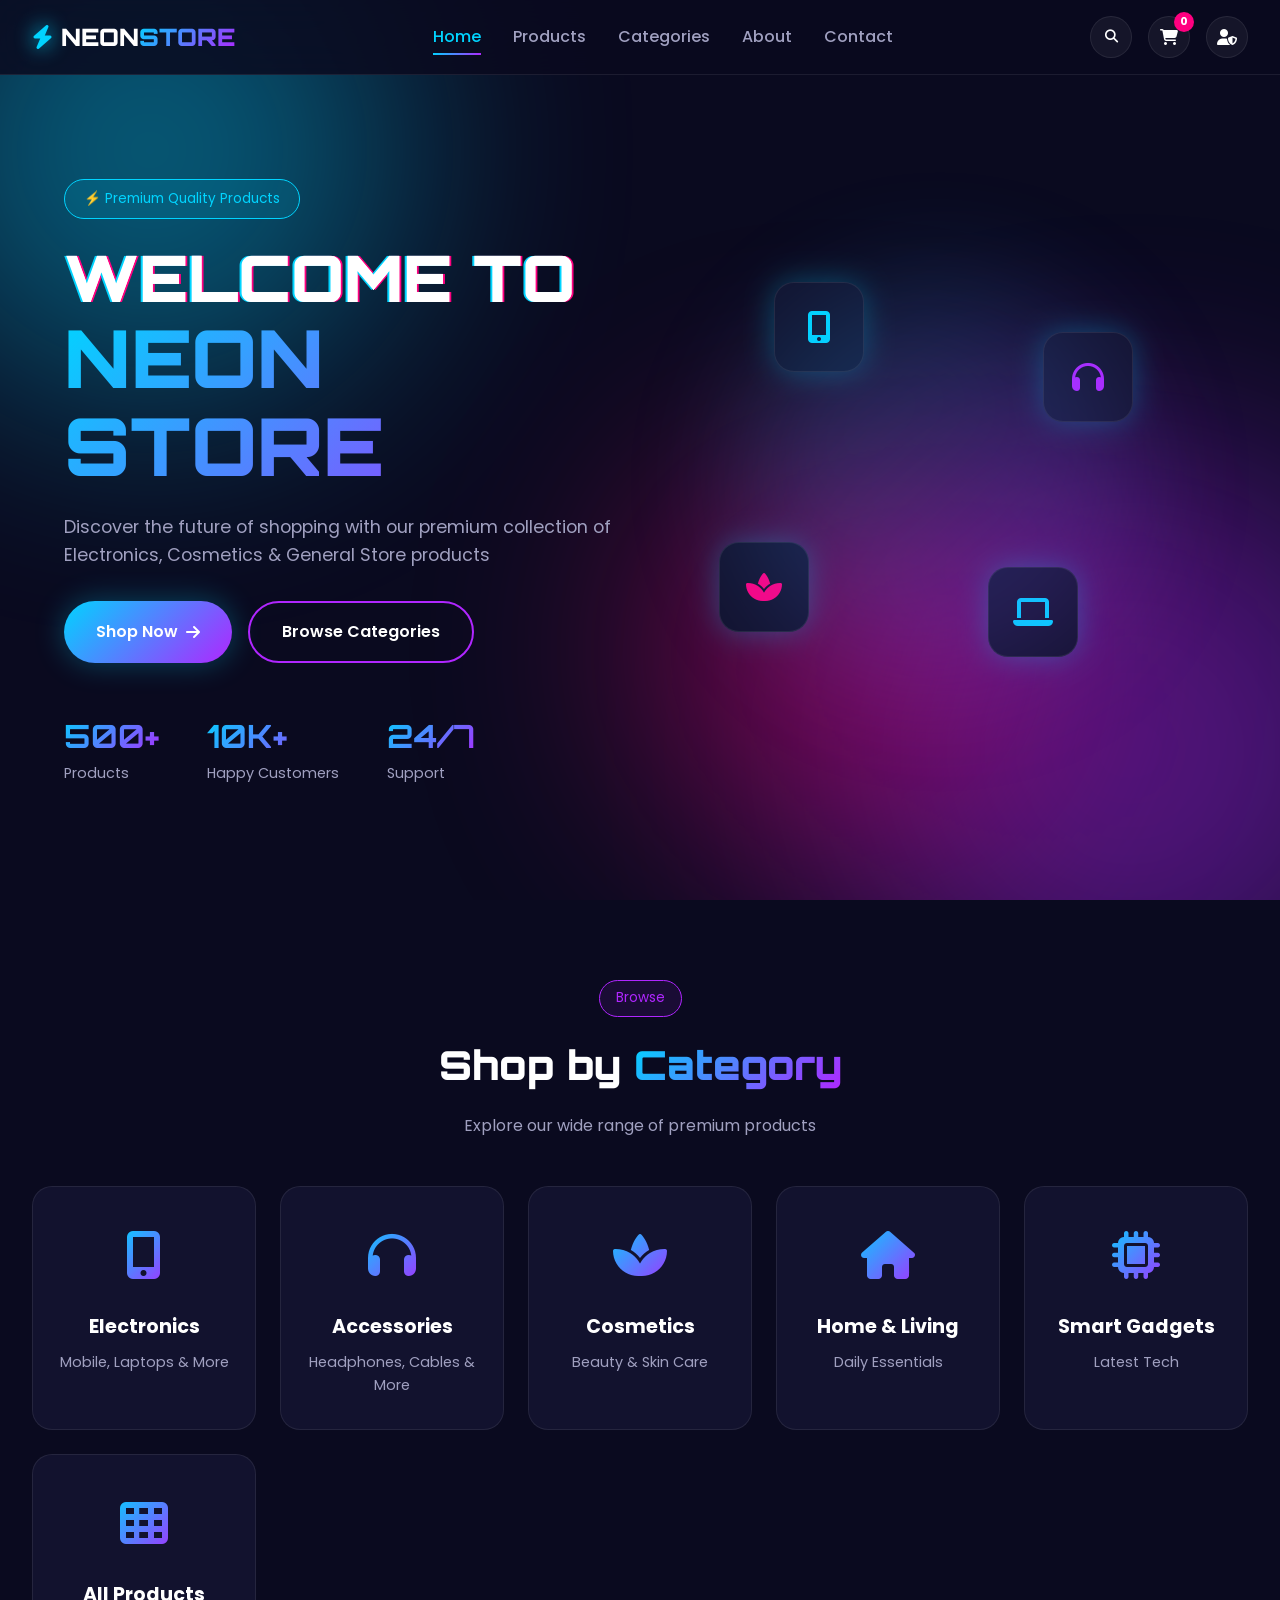
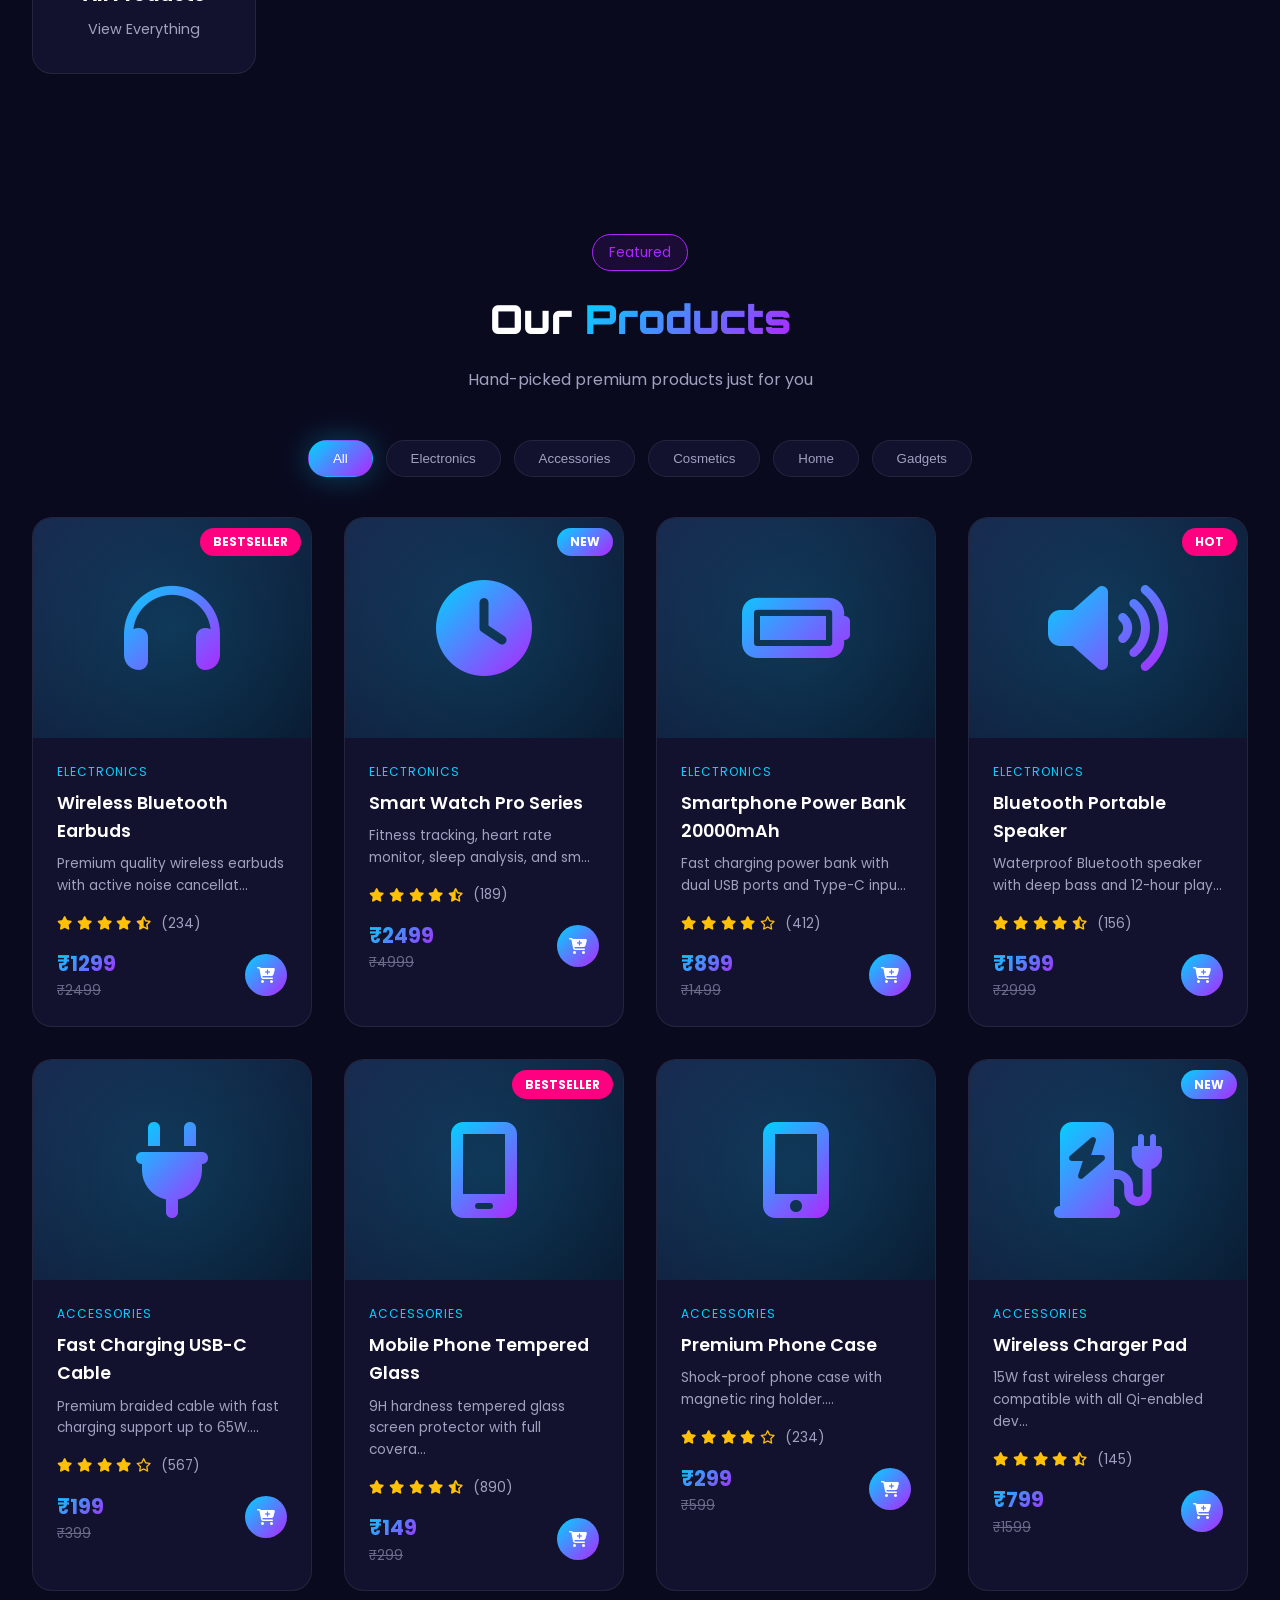
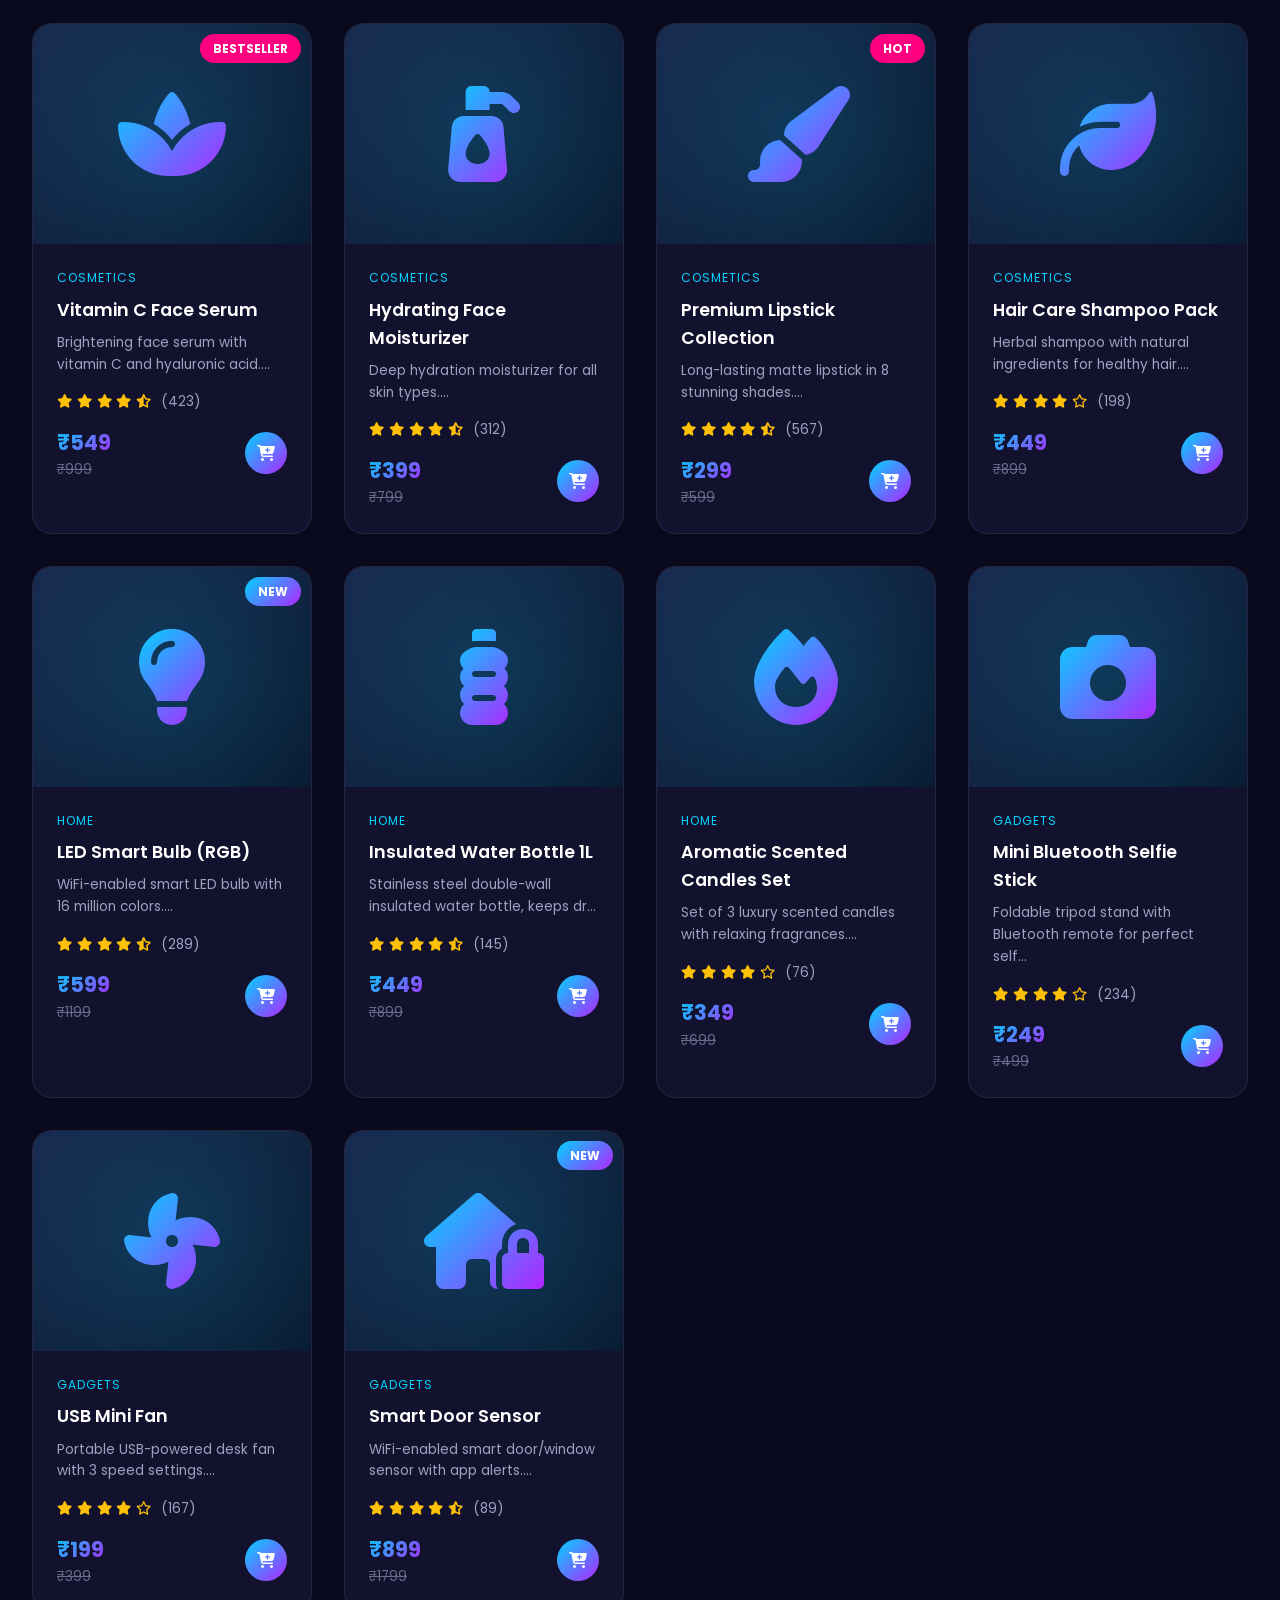
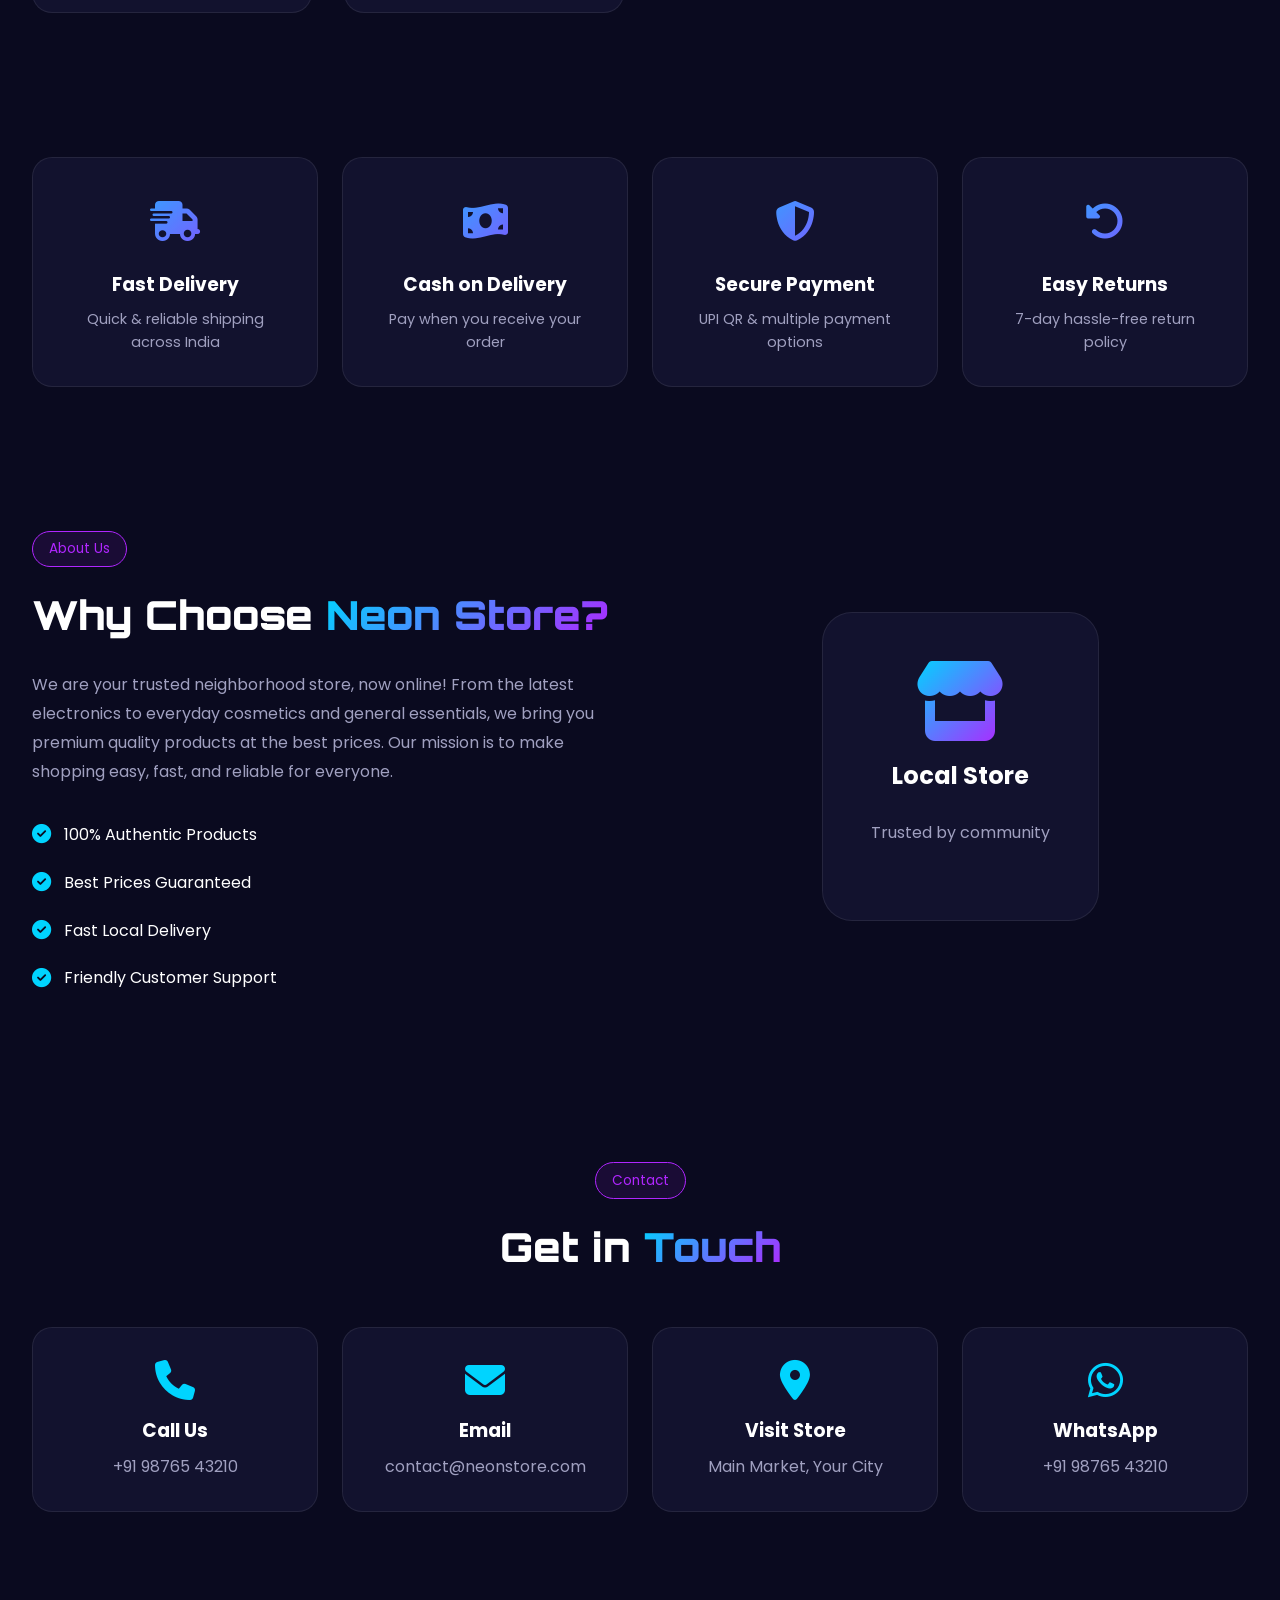
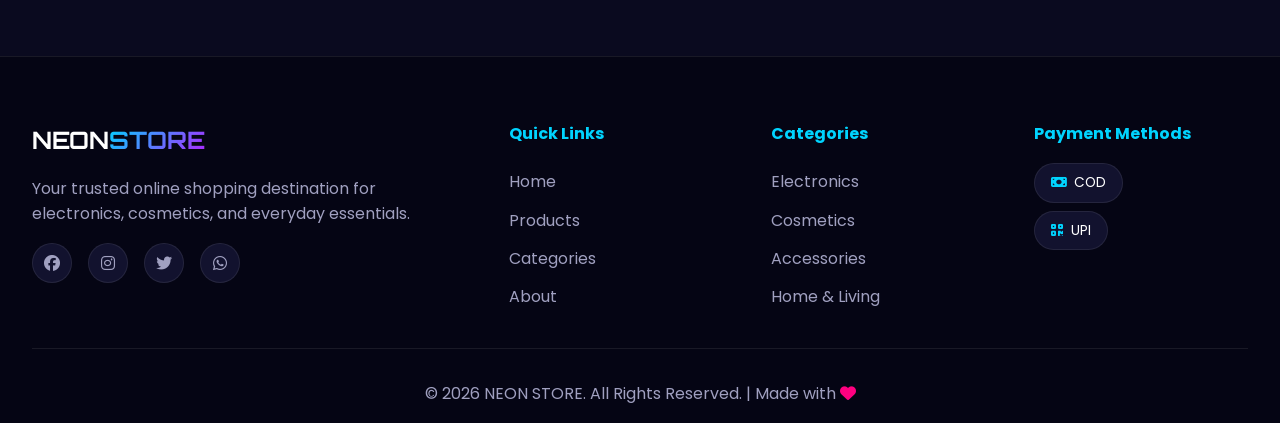
<file: index.html>
<!DOCTYPE html>
<html lang="en">
<head>
<meta charset="UTF-8">
<meta name="viewport" content="width=device-width, initial-scale=1.0">
<title>NEON STORE - Premium Online Shopping</title>
<link rel="stylesheet" href="css/style.css">
<link href="https://fonts.googleapis.com/css2?family=Orbitron:wght@400;700;900&family=Poppins:wght@300;400;500;600;700&display=swap" rel="stylesheet">
<link rel="stylesheet" href="https://cdnjs.cloudflare.com/ajax/libs/font-awesome/6.4.0/css/all.min.css">
</head>
<body>

<!-- Animated Background -->
<div class="bg-animation">
  <div class="orb orb1"></div>
  <div class="orb orb2"></div>
  <div class="orb orb3"></div>
</div>

<!-- Navigation -->
<nav class="navbar">
  <div class="nav-container">
    <a href="index.html" class="logo">
      <i class="fas fa-bolt"></i>
      <span>NEON<span class="logo-accent">STORE</span></span>
    </a>
    <div class="nav-menu" id="navMenu">
      <a href="#home" class="nav-link active">Home</a>
      <a href="#products" class="nav-link">Products</a>
      <a href="#categories" class="nav-link">Categories</a>
      <a href="#about" class="nav-link">About</a>
      <a href="#contact" class="nav-link">Contact</a>
    </div>
    <div class="nav-actions">
      <button class="search-btn" onclick="toggleSearch()"><i class="fas fa-search"></i></button>
      <a href="cart.html" class="cart-btn">
        <i class="fas fa-shopping-cart"></i>
        <span class="cart-count" id="cartCount">0</span>
      </a>
      <a href="admin/login.html" class="admin-btn"><i class="fas fa-user-shield"></i></a>
      <button class="menu-toggle" onclick="toggleMenu()"><i class="fas fa-bars"></i></button>
    </div>
  </div>
  <div class="search-bar" id="searchBar">
    <input type="text" placeholder="Search products..." id="searchInput" oninput="searchProducts()">
    <i class="fas fa-search"></i>
  </div>
</nav>

<!-- Hero Section -->
<section class="hero" id="home">
  <div class="hero-content">
    <div class="hero-badge">⚡ Premium Quality Products</div>
    <h1 class="hero-title">
      <span class="glitch" data-text="WELCOME TO">WELCOME TO</span>
      <span class="hero-brand">NEON STORE</span>
    </h1>
    <p class="hero-subtitle">Discover the future of shopping with our premium collection of Electronics, Cosmetics & General Store products</p>
    <div class="hero-buttons">
      <a href="#products" class="btn btn-primary">
        <span>Shop Now</span>
        <i class="fas fa-arrow-right"></i>
      </a>
      <a href="#categories" class="btn btn-secondary">
        <span>Browse Categories</span>
      </a>
    </div>
    <div class="hero-stats">
      <div class="stat"><h3>500+</h3><p>Products</p></div>
      <div class="stat"><h3>10K+</h3><p>Happy Customers</p></div>
      <div class="stat"><h3>24/7</h3><p>Support</p></div>
    </div>
  </div>
  <div class="hero-visual">
    <div class="floating-card card1"><i class="fas fa-mobile-alt"></i></div>
    <div class="floating-card card2"><i class="fas fa-headphones"></i></div>
    <div class="floating-card card3"><i class="fas fa-spa"></i></div>
    <div class="floating-card card4"><i class="fas fa-laptop"></i></div>
    <div class="hero-circle"></div>
  </div>
</section>

<!-- Categories Section -->
<section class="categories" id="categories">
  <div class="section-header">
    <span class="section-tag">Browse</span>
    <h2 class="section-title">Shop by <span class="gradient-text">Category</span></h2>
    <p class="section-subtitle">Explore our wide range of premium products</p>
  </div>
  <div class="category-grid">
    <div class="category-card" onclick="filterByCategory('electronics')">
      <div class="category-icon"><i class="fas fa-mobile-alt"></i></div>
      <h3>Electronics</h3>
      <p>Mobile, Laptops & More</p>
    </div>
    <div class="category-card" onclick="filterByCategory('accessories')">
      <div class="category-icon"><i class="fas fa-headphones"></i></div>
      <h3>Accessories</h3>
      <p>Headphones, Cables & More</p>
    </div>
    <div class="category-card" onclick="filterByCategory('cosmetics')">
      <div class="category-icon"><i class="fas fa-spa"></i></div>
      <h3>Cosmetics</h3>
      <p>Beauty & Skin Care</p>
    </div>
    <div class="category-card" onclick="filterByCategory('home')">
      <div class="category-icon"><i class="fas fa-home"></i></div>
      <h3>Home & Living</h3>
      <p>Daily Essentials</p>
    </div>
    <div class="category-card" onclick="filterByCategory('gadgets')">
      <div class="category-icon"><i class="fas fa-microchip"></i></div>
      <h3>Smart Gadgets</h3>
      <p>Latest Tech</p>
    </div>
    <div class="category-card" onclick="filterByCategory('all')">
      <div class="category-icon"><i class="fas fa-th"></i></div>
      <h3>All Products</h3>
      <p>View Everything</p>
    </div>
  </div>
</section>

<!-- Products Section -->
<section class="products" id="products">
  <div class="section-header">
    <span class="section-tag">Featured</span>
    <h2 class="section-title">Our <span class="gradient-text">Products</span></h2>
    <p class="section-subtitle">Hand-picked premium products just for you</p>
  </div>
  
  <div class="filter-tabs">
    <button class="filter-tab active" data-filter="all" onclick="filterProducts('all', this)">All</button>
    <button class="filter-tab" data-filter="electronics" onclick="filterProducts('electronics', this)">Electronics</button>
    <button class="filter-tab" data-filter="accessories" onclick="filterProducts('accessories', this)">Accessories</button>
    <button class="filter-tab" data-filter="cosmetics" onclick="filterProducts('cosmetics', this)">Cosmetics</button>
    <button class="filter-tab" data-filter="home" onclick="filterProducts('home', this)">Home</button>
    <button class="filter-tab" data-filter="gadgets" onclick="filterProducts('gadgets', this)">Gadgets</button>
  </div>
  
  <div class="product-grid" id="productGrid">
    <!-- Products will be loaded here by JavaScript -->
  </div>
</section>

<!-- Features Section -->
<section class="features">
  <div class="feature-card">
    <div class="feature-icon"><i class="fas fa-truck-fast"></i></div>
    <h3>Fast Delivery</h3>
    <p>Quick & reliable shipping across India</p>
  </div>
  <div class="feature-card">
    <div class="feature-icon"><i class="fas fa-money-bill-wave"></i></div>
    <h3>Cash on Delivery</h3>
    <p>Pay when you receive your order</p>
  </div>
  <div class="feature-card">
    <div class="feature-icon"><i class="fas fa-shield-halved"></i></div>
    <h3>Secure Payment</h3>
    <p>UPI QR & multiple payment options</p>
  </div>
  <div class="feature-card">
    <div class="feature-icon"><i class="fas fa-rotate-left"></i></div>
    <h3>Easy Returns</h3>
    <p>7-day hassle-free return policy</p>
  </div>
</section>

<!-- About Section -->
<section class="about" id="about">
  <div class="about-content">
    <span class="section-tag">About Us</span>
    <h2 class="section-title">Why Choose <span class="gradient-text">Neon Store?</span></h2>
    <p>We are your trusted neighborhood store, now online! From the latest electronics to everyday cosmetics and general essentials, we bring you premium quality products at the best prices. Our mission is to make shopping easy, fast, and reliable for everyone.</p>
    <ul class="about-list">
      <li><i class="fas fa-check-circle"></i> 100% Authentic Products</li>
      <li><i class="fas fa-check-circle"></i> Best Prices Guaranteed</li>
      <li><i class="fas fa-check-circle"></i> Fast Local Delivery</li>
      <li><i class="fas fa-check-circle"></i> Friendly Customer Support</li>
    </ul>
  </div>
  <div class="about-visual">
    <div class="about-card">
      <i class="fas fa-store"></i>
      <h3>Local Store</h3>
      <p>Trusted by community</p>
    </div>
  </div>
</section>

<!-- Contact Section -->
<section class="contact" id="contact">
  <div class="section-header">
    <span class="section-tag">Contact</span>
    <h2 class="section-title">Get in <span class="gradient-text">Touch</span></h2>
  </div>
  <div class="contact-grid">
    <div class="contact-card">
      <i class="fas fa-phone"></i>
      <h3>Call Us</h3>
      <p>+91 98765 43210</p>
    </div>
    <div class="contact-card">
      <i class="fas fa-envelope"></i>
      <h3>Email</h3>
      <p>contact@neonstore.com</p>
    </div>
    <div class="contact-card">
      <i class="fas fa-map-marker-alt"></i>
      <h3>Visit Store</h3>
      <p>Main Market, Your City</p>
    </div>
    <div class="contact-card">
      <i class="fab fa-whatsapp"></i>
      <h3>WhatsApp</h3>
      <p>+91 98765 43210</p>
    </div>
  </div>
</section>

<!-- Footer -->
<footer class="footer">
  <div class="footer-content">
    <div class="footer-section">
      <h3 class="footer-logo">NEON<span class="logo-accent">STORE</span></h3>
      <p>Your trusted online shopping destination for electronics, cosmetics, and everyday essentials.</p>
      <div class="social-links">
        <a href="#"><i class="fab fa-facebook"></i></a>
        <a href="#"><i class="fab fa-instagram"></i></a>
        <a href="#"><i class="fab fa-twitter"></i></a>
        <a href="#"><i class="fab fa-whatsapp"></i></a>
      </div>
    </div>
    <div class="footer-section">
      <h4>Quick Links</h4>
      <ul>
        <li><a href="#home">Home</a></li>
        <li><a href="#products">Products</a></li>
        <li><a href="#categories">Categories</a></li>
        <li><a href="#about">About</a></li>
      </ul>
    </div>
    <div class="footer-section">
      <h4>Categories</h4>
      <ul>
        <li><a href="#">Electronics</a></li>
        <li><a href="#">Cosmetics</a></li>
        <li><a href="#">Accessories</a></li>
        <li><a href="#">Home & Living</a></li>
      </ul>
    </div>
    <div class="footer-section">
      <h4>Payment Methods</h4>
      <div class="payment-icons">
        <span class="pay-badge"><i class="fas fa-money-bill"></i> COD</span>
        <span class="pay-badge"><i class="fas fa-qrcode"></i> UPI</span>
      </div>
    </div>
  </div>
  <div class="footer-bottom">
    <p>&copy; 2026 NEON STORE. All Rights Reserved. | Made with <i class="fas fa-heart" style="color:#ff0080"></i></p>
  </div>
</footer>

<!-- Product Quick View Modal -->
<div class="modal" id="productModal">
  <div class="modal-content">
    <span class="modal-close" onclick="closeModal()">&times;</span>
    <div id="modalBody"></div>
  </div>
</div>

<!-- Toast Notification -->
<div class="toast" id="toast"></div>

<script src="js/products.js"></script>
<script src="js/main.js"></script>
</body>
</html>
</file>
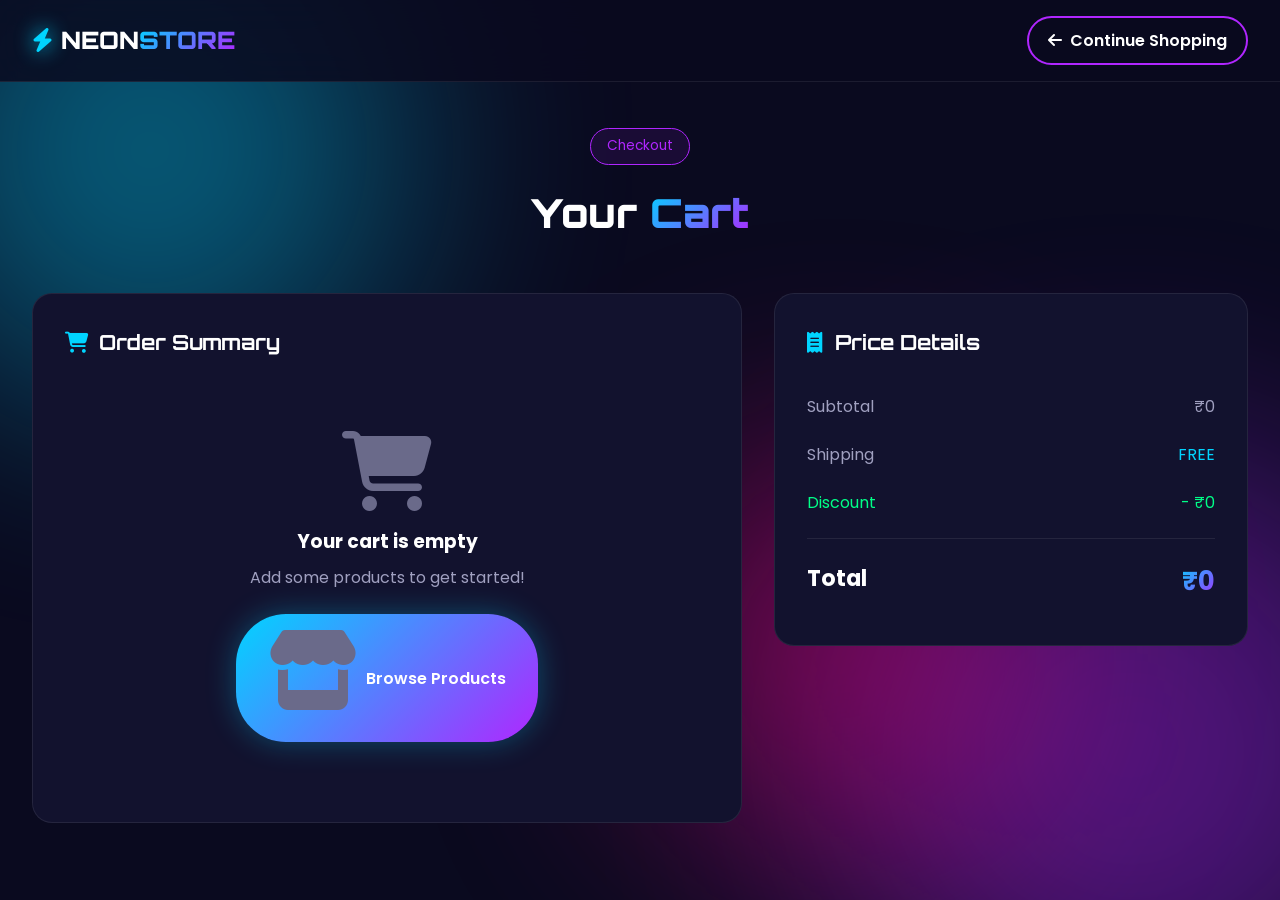
<file: cart.html>
<!DOCTYPE html>
<html lang="en">
<head>
<meta charset="UTF-8">
<meta name="viewport" content="width=device-width, initial-scale=1.0">
<title>Checkout - NEON STORE</title>
<link rel="stylesheet" href="css/style.css">
<link rel="stylesheet" href="css/cart.css">
<link href="https://fonts.googleapis.com/css2?family=Orbitron:wght@400;700;900&family=Poppins:wght@300;400;500;600;700&display=swap" rel="stylesheet">
<link rel="stylesheet" href="https://cdnjs.cloudflare.com/ajax/libs/font-awesome/6.4.0/css/all.min.css">
</head>
<body>

<div class="bg-animation">
  <div class="orb orb1"></div>
  <div class="orb orb2"></div>
  <div class="orb orb3"></div>
</div>

<!-- Navigation -->
<nav class="navbar">
  <div class="nav-container">
    <a href="index.html" class="logo">
      <i class="fas fa-bolt"></i>
      <span>NEON<span class="logo-accent">STORE</span></span>
    </a>
    <a href="index.html" class="btn btn-secondary" style="padding:0.6rem 1.2rem;">
      <i class="fas fa-arrow-left"></i> Continue Shopping
    </a>
  </div>
</nav>

<section class="checkout-section">
  <div class="section-header">
    <span class="section-tag">Checkout</span>
    <h2 class="section-title">Your <span class="gradient-text">Cart</span></h2>
  </div>

  <div class="checkout-container">
    <!-- Cart Items -->
    <div class="cart-items-section">
      <h3 class="section-subtitle-h">
        <i class="fas fa-shopping-cart"></i> Order Summary
      </h3>
      <div id="cartItems"></div>
      
      <!-- Customer Details -->
      <div class="customer-form" id="customerForm" style="display:none;">
        <h3 class="section-subtitle-h">
          <i class="fas fa-user"></i> Delivery Details
        </h3>
        <div class="form-grid">
          <div class="form-group">
            <label>Full Name *</label>
            <input type="text" id="custName" placeholder="Enter your name" required>
          </div>
          <div class="form-group">
            <label>Phone Number *</label>
            <input type="tel" id="custPhone" placeholder="10-digit mobile number" required maxlength="10">
          </div>
          <div class="form-group">
            <label>Email (Optional)</label>
            <input type="email" id="custEmail" placeholder="your@email.com">
          </div>
          <div class="form-group">
            <label>Pincode *</label>
            <input type="text" id="custPincode" placeholder="6-digit pincode" maxlength="6">
          </div>
          <div class="form-group full-width">
            <label>Full Address *</label>
            <textarea id="custAddress" placeholder="House no., Street, City, State" rows="3" required></textarea>
          </div>
        </div>
      </div>
    </div>

    <!-- Order Summary & Payment -->
    <div class="order-summary">
      <h3 class="section-subtitle-h">
        <i class="fas fa-receipt"></i> Price Details
      </h3>
      <div class="summary-row">
        <span>Subtotal</span>
        <span id="subtotal">₹0</span>
      </div>
      <div class="summary-row">
        <span>Shipping</span>
        <span id="shipping" style="color:var(--neon-blue);">FREE</span>
      </div>
      <div class="summary-row discount">
        <span>Discount</span>
        <span id="discount">- ₹0</span>
      </div>
      <div class="summary-divider"></div>
      <div class="summary-row total">
        <span>Total</span>
        <span id="total" class="gradient-text">₹0</span>
      </div>

      <!-- Payment Methods -->
      <div class="payment-section" id="paymentSection" style="display:none;">
        <h3 class="section-subtitle-h" style="margin-top:1.5rem;">
          <i class="fas fa-credit-card"></i> Payment Method
        </h3>
        <div class="payment-options">
          <label class="payment-option active">
            <input type="radio" name="payment" value="cod" checked onchange="switchPayment('cod')">
            <div class="payment-card">
              <i class="fas fa-money-bill-wave"></i>
              <div>
                <h4>Cash on Delivery</h4>
                <p>Pay when you receive your order</p>
              </div>
              <i class="fas fa-check-circle check-icon"></i>
            </div>
          </label>
          <label class="payment-option">
            <input type="radio" name="payment" value="upi" onchange="switchPayment('upi')">
            <div class="payment-card">
              <i class="fas fa-qrcode"></i>
              <div>
                <h4>UPI Payment</h4>
                <p>Scan QR code & pay instantly</p>
              </div>
              <i class="fas fa-check-circle check-icon"></i>
            </div>
          </label>
        </div>

        <!-- UPI QR Code Section -->
        <div class="upi-section" id="upiSection" style="display:none;">
          <div class="qr-container">
            <h4>Scan & Pay via UPI</h4>
            <div class="qr-code" id="qrCodeBox">
              <!-- QR will be generated -->
            </div>
            <p class="upi-info"><strong>UPI ID:</strong> <span id="upiId">neonstore@paytm</span></p>
            <p class="upi-info"><strong>Amount:</strong> <span id="upiAmount">₹0</span></p>
            <p class="upi-note">Open any UPI app (PhonePe, GPay, Paytm) → Scan QR → Pay</p>
            <button class="btn btn-secondary" style="margin-top:1rem;" onclick="copyUPI()">
              <i class="fas fa-copy"></i> Copy UPI ID
            </button>
          </div>
        </div>
      </div>

      <button class="btn btn-primary place-order-btn" id="placeOrderBtn" onclick="placeOrder()" style="display:none;">
        <i class="fas fa-check-circle"></i> <span>Place Order</span>
      </button>
    </div>
  </div>
</section>

<!-- Success Modal -->
<div class="modal" id="successModal">
  <div class="modal-content success-modal">
    <div class="success-icon">
      <i class="fas fa-check-circle"></i>
    </div>
    <h2>Order Placed Successfully! 🎉</h2>
    <p>Your order ID is: <span id="orderId" class="gradient-text"></span></p>
    <p>We'll contact you on your phone number shortly to confirm the order.</p>
    <div style="margin-top:2rem;">
      <a href="index.html" class="btn btn-primary">
        <i class="fas fa-home"></i> Continue Shopping
      </a>
    </div>
  </div>
</div>

<div class="toast" id="toast"></div>

<script src="js/products.js"></script>
<script src="js/cart.js"></script>
</body>
</html>
</file>
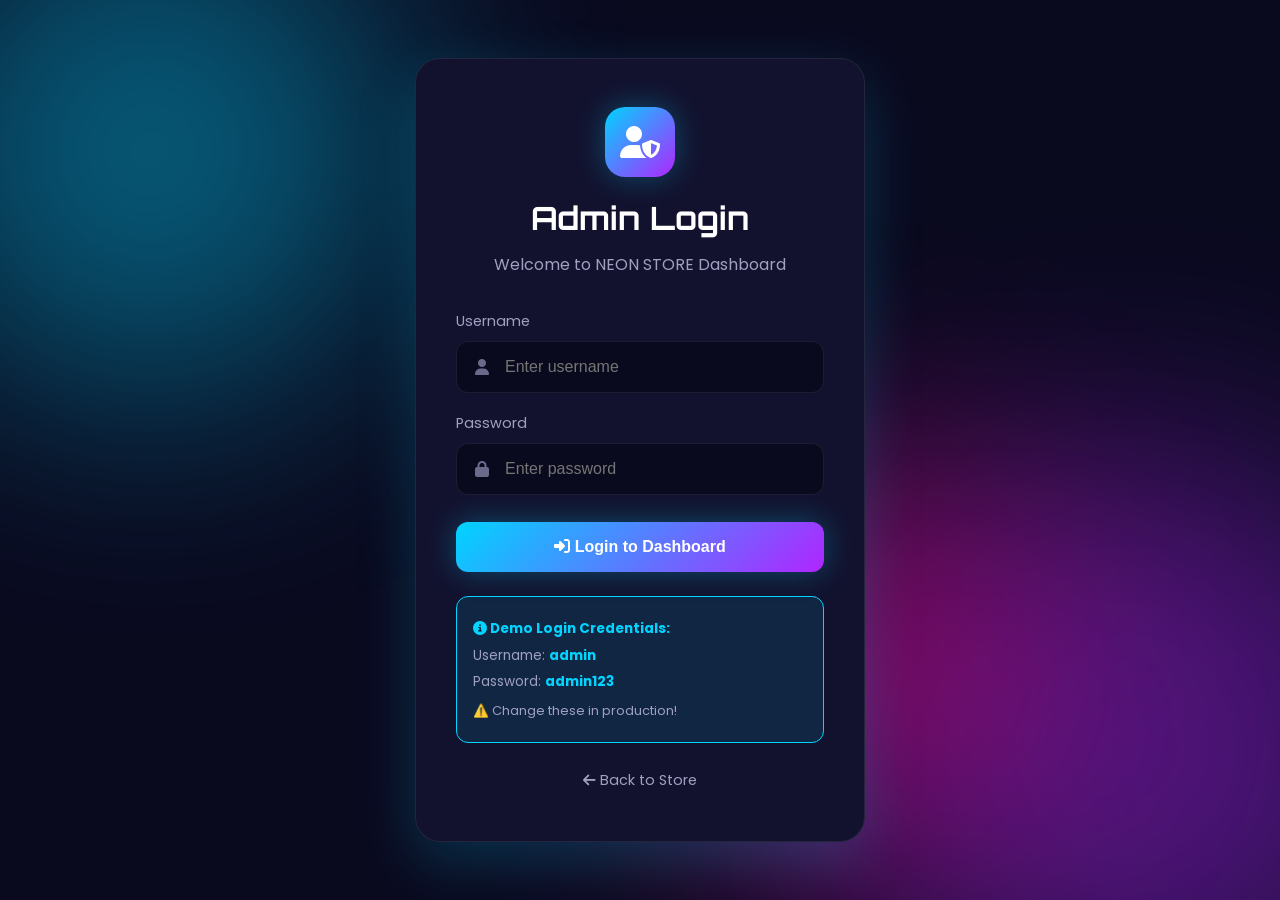
<file: admin/login.html>
<!DOCTYPE html>
<html lang="en">
<head>
<meta charset="UTF-8">
<meta name="viewport" content="width=device-width, initial-scale=1.0">
<title>Admin Login - NEON STORE</title>
<link rel="stylesheet" href="../css/style.css">
<link href="https://fonts.googleapis.com/css2?family=Orbitron:wght@400;700;900&family=Poppins:wght@300;400;500;600;700&display=swap" rel="stylesheet">
<link rel="stylesheet" href="https://cdnjs.cloudflare.com/ajax/libs/font-awesome/6.4.0/css/all.min.css">
<style>
body {
  min-height: 100vh;
  display: flex;
  align-items: center;
  justify-content: center;
  padding: 2rem;
}
.login-container {
  max-width: 450px;
  width: 100%;
  background: var(--bg-card);
  border: 1px solid var(--border);
  border-radius: 25px;
  padding: 3rem 2.5rem;
  position: relative;
  z-index: 10;
  box-shadow: 0 20px 60px rgba(0, 212, 255, 0.2);
}
.login-header {
  text-align: center;
  margin-bottom: 2rem;
}
.login-header .logo-icon {
  width: 70px; height: 70px;
  background: var(--gradient);
  border-radius: 20px;
  display: inline-flex;
  align-items: center;
  justify-content: center;
  font-size: 2rem;
  color: white;
  box-shadow: var(--shadow-neon);
  margin-bottom: 1rem;
}
.login-header h1 {
  font-family: 'Orbitron', sans-serif;
  margin-bottom: 0.5rem;
}
.login-header p { color: var(--text-gray); }

.login-form .form-group {
  margin-bottom: 1.2rem;
}
.login-form label {
  display: block;
  margin-bottom: 0.5rem;
  color: var(--text-gray);
  font-size: 0.9rem;
}
.input-group {
  position: relative;
}
.input-group i {
  position: absolute;
  left: 1.2rem;
  top: 50%;
  transform: translateY(-50%);
  color: var(--text-dim);
}
.login-form input {
  width: 100%;
  padding: 1rem 1rem 1rem 3rem;
  background: var(--bg-dark);
  border: 1px solid var(--border);
  border-radius: 12px;
  color: var(--text-light);
  font-size: 1rem;
  outline: none;
  transition: all 0.3s;
}
.login-form input:focus {
  border-color: var(--neon-blue);
  box-shadow: 0 0 15px rgba(0, 212, 255, 0.2);
}
.login-btn {
  width: 100%;
  padding: 1rem;
  background: var(--gradient);
  border: none;
  border-radius: 12px;
  color: white;
  font-size: 1rem;
  font-weight: 600;
  cursor: pointer;
  margin-top: 0.5rem;
  transition: all 0.3s;
  box-shadow: var(--shadow-neon);
}
.login-btn:hover {
  transform: translateY(-2px);
  box-shadow: 0 10px 40px rgba(0, 212, 255, 0.5);
}
.credentials-info {
  background: rgba(0, 212, 255, 0.1);
  border: 1px solid var(--neon-blue);
  border-radius: 12px;
  padding: 1rem;
  margin-top: 1.5rem;
  font-size: 0.85rem;
}
.credentials-info p { margin: 0.3rem 0; color: var(--text-gray); }
.credentials-info strong { color: var(--neon-blue); }
.error-msg {
  background: rgba(255, 0, 128, 0.1);
  border: 1px solid var(--neon-pink);
  color: var(--neon-pink);
  padding: 0.8rem;
  border-radius: 10px;
  margin-bottom: 1rem;
  display: none;
}
.error-msg.show { display: block; animation: shake 0.4s; }
@keyframes shake {
  0%, 100% { transform: translateX(0); }
  25% { transform: translateX(-10px); }
  75% { transform: translateX(10px); }
}
.back-link {
  text-align: center;
  margin-top: 1.5rem;
}
.back-link a {
  color: var(--text-gray);
  text-decoration: none;
  font-size: 0.9rem;
}
.back-link a:hover { color: var(--neon-blue); }
</style>
</head>
<body>

<div class="bg-animation">
  <div class="orb orb1"></div>
  <div class="orb orb2"></div>
  <div class="orb orb3"></div>
</div>

<div class="login-container">
  <div class="login-header">
    <div class="logo-icon">
      <i class="fas fa-user-shield"></i>
    </div>
    <h1>Admin Login</h1>
    <p>Welcome to NEON STORE Dashboard</p>
  </div>
  
  <div class="error-msg" id="errorMsg">
    <i class="fas fa-exclamation-circle"></i> Invalid credentials. Please try again.
  </div>
  
  <form class="login-form" onsubmit="handleLogin(event)">
    <div class="form-group">
      <label>Username</label>
      <div class="input-group">
        <i class="fas fa-user"></i>
        <input type="text" id="username" placeholder="Enter username" required>
      </div>
    </div>
    <div class="form-group">
      <label>Password</label>
      <div class="input-group">
        <i class="fas fa-lock"></i>
        <input type="password" id="password" placeholder="Enter password" required>
      </div>
    </div>
    <button type="submit" class="login-btn">
      <i class="fas fa-sign-in-alt"></i> Login to Dashboard
    </button>
  </form>
  
  <div class="credentials-info">
    <p><strong><i class="fas fa-info-circle"></i> Demo Login Credentials:</strong></p>
    <p>Username: <strong>admin</strong></p>
    <p>Password: <strong>admin123</strong></p>
    <p style="margin-top:0.5rem;font-size:0.8rem;">⚠️ Change these in production!</p>
  </div>
  
  <div class="back-link">
    <a href="../index.html"><i class="fas fa-arrow-left"></i> Back to Store</a>
  </div>
</div>

<script>
// Default admin credentials
const ADMIN_CREDS = JSON.parse(localStorage.getItem('neonstore_admin') || '{"username":"admin","password":"admin123"}');
if (!localStorage.getItem('neonstore_admin')) {
  localStorage.setItem('neonstore_admin', JSON.stringify(ADMIN_CREDS));
}

function handleLogin(e) {
  e.preventDefault();
  const username = document.getElementById('username').value;
  const password = document.getElementById('password').value;
  
  if (username === ADMIN_CREDS.username && password === ADMIN_CREDS.password) {
    localStorage.setItem('neonstore_admin_logged', 'true');
    window.location.href = 'dashboard.html';
  } else {
    document.getElementById('errorMsg').classList.add('show');
    setTimeout(() => document.getElementById('errorMsg').classList.remove('show'), 3000);
  }
}

// Auto redirect if already logged in
if (localStorage.getItem('neonstore_admin_logged') === 'true') {
  window.location.href = 'dashboard.html';
}
</script>
</body>
</html>
</file>
<file: css/style.css>
/* ========== RESET & VARIABLES ========== */
* { margin: 0; padding: 0; box-sizing: border-box; }

:root {
  --bg-dark: #0a0a1f;
  --bg-darker: #050514;
  --bg-card: #12122e;
  --bg-card-hover: #1a1a3e;
  --neon-blue: #00d4ff;
  --neon-purple: #b026ff;
  --neon-pink: #ff0080;
  --text-light: #ffffff;
  --text-gray: #a0a0c0;
  --text-dim: #6a6a8a;
  --border: rgba(255, 255, 255, 0.08);
  --gradient: linear-gradient(135deg, #00d4ff 0%, #b026ff 100%);
  --gradient-2: linear-gradient(135deg, #b026ff 0%, #ff0080 100%);
  --shadow-neon: 0 0 30px rgba(0, 212, 255, 0.3);
  --shadow-purple: 0 0 30px rgba(176, 38, 255, 0.4);
}

html { scroll-behavior: smooth; }

body {
  font-family: 'Poppins', sans-serif;
  background: var(--bg-dark);
  color: var(--text-light);
  overflow-x: hidden;
  line-height: 1.6;
}

/* ========== ANIMATED BACKGROUND ========== */
.bg-animation {
  position: fixed;
  top: 0; left: 0; width: 100%; height: 100%;
  z-index: -1; overflow: hidden;
}
.orb {
  position: absolute;
  border-radius: 50%;
  filter: blur(120px);
  opacity: 0.4;
  animation: floatOrb 20s infinite ease-in-out;
}
.orb1 { width: 500px; height: 500px; background: var(--neon-blue); top: -100px; left: -100px; }
.orb2 { width: 600px; height: 600px; background: var(--neon-purple); bottom: -150px; right: -150px; animation-delay: -7s; }
.orb3 { width: 400px; height: 400px; background: var(--neon-pink); top: 50%; left: 50%; animation-delay: -14s; }

@keyframes floatOrb {
  0%, 100% { transform: translate(0, 0) scale(1); }
  33% { transform: translate(100px, -100px) scale(1.1); }
  66% { transform: translate(-100px, 100px) scale(0.9); }
}

/* ========== NAVIGATION ========== */
.navbar {
  position: fixed;
  top: 0; left: 0; width: 100%;
  background: rgba(10, 10, 31, 0.85);
  backdrop-filter: blur(20px);
  -webkit-backdrop-filter: blur(20px);
  z-index: 1000;
  border-bottom: 1px solid var(--border);
  transition: all 0.3s;
}
.nav-container {
  max-width: 1400px;
  margin: 0 auto;
  padding: 1rem 2rem;
  display: flex;
  align-items: center;
  justify-content: space-between;
}
.logo {
  font-family: 'Orbitron', sans-serif;
  font-size: 1.5rem;
  font-weight: 900;
  color: var(--text-light);
  text-decoration: none;
  display: flex;
  align-items: center;
  gap: 0.5rem;
}
.logo i {
  color: var(--neon-blue);
  text-shadow: 0 0 20px var(--neon-blue);
  animation: pulse 2s infinite;
}
.logo-accent {
  background: var(--gradient);
  -webkit-background-clip: text;
  background-clip: text;
  -webkit-text-fill-color: transparent;
}

@keyframes pulse {
  0%, 100% { opacity: 1; transform: scale(1); }
  50% { opacity: 0.7; transform: scale(1.1); }
}

.nav-menu {
  display: flex;
  gap: 2rem;
}
.nav-link {
  color: var(--text-gray);
  text-decoration: none;
  font-weight: 500;
  position: relative;
  transition: color 0.3s;
}
.nav-link:hover, .nav-link.active { color: var(--neon-blue); }
.nav-link::after {
  content: '';
  position: absolute;
  bottom: -5px; left: 0;
  width: 0; height: 2px;
  background: var(--gradient);
  transition: width 0.3s;
}
.nav-link:hover::after, .nav-link.active::after { width: 100%; }

.nav-actions {
  display: flex;
  gap: 1rem;
  align-items: center;
}
.search-btn, .cart-btn, .admin-btn, .menu-toggle {
  background: rgba(255, 255, 255, 0.05);
  border: 1px solid var(--border);
  color: var(--text-light);
  width: 42px; height: 42px;
  border-radius: 50%;
  display: flex;
  align-items: center;
  justify-content: center;
  cursor: pointer;
  text-decoration: none;
  position: relative;
  transition: all 0.3s;
}
.search-btn:hover, .cart-btn:hover, .admin-btn:hover {
  background: var(--gradient);
  border-color: transparent;
  box-shadow: var(--shadow-neon);
  transform: translateY(-2px);
}
.cart-count {
  position: absolute;
  top: -5px; right: -5px;
  background: var(--neon-pink);
  color: white;
  font-size: 0.7rem;
  width: 20px; height: 20px;
  border-radius: 50%;
  display: flex;
  align-items: center;
  justify-content: center;
  font-weight: 700;
}
.menu-toggle { display: none; }

.search-bar {
  max-width: 1400px;
  margin: 0 auto;
  padding: 0 2rem;
  max-height: 0;
  overflow: hidden;
  transition: all 0.3s;
  position: relative;
}
.search-bar.active {
  max-height: 80px;
  padding: 1rem 2rem;
}
.search-bar input {
  width: 100%;
  padding: 1rem 1.5rem;
  background: var(--bg-card);
  border: 1px solid var(--border);
  border-radius: 50px;
  color: var(--text-light);
  font-size: 1rem;
  outline: none;
}
.search-bar input:focus {
  border-color: var(--neon-blue);
  box-shadow: var(--shadow-neon);
}
.search-bar i {
  position: absolute;
  right: 3.5rem;
  top: 50%;
  transform: translateY(-50%);
  color: var(--text-gray);
}

/* ========== HERO ========== */
.hero {
  min-height: 100vh;
  display: flex;
  align-items: center;
  justify-content: space-between;
  padding: 8rem 4rem 4rem;
  position: relative;
  gap: 3rem;
}
.hero-content { flex: 1; max-width: 600px; }
.hero-badge {
  display: inline-block;
  padding: 0.5rem 1.2rem;
  background: rgba(0, 212, 255, 0.1);
  border: 1px solid var(--neon-blue);
  border-radius: 50px;
  font-size: 0.85rem;
  color: var(--neon-blue);
  margin-bottom: 1.5rem;
  animation: fadeInUp 0.8s ease-out;
}
.hero-title {
  font-family: 'Orbitron', sans-serif;
  font-size: 4rem;
  font-weight: 900;
  line-height: 1.1;
  margin-bottom: 1.5rem;
  animation: fadeInUp 1s ease-out;
}
.hero-title span { display: block; }
.hero-brand {
  background: var(--gradient);
  -webkit-background-clip: text;
  background-clip: text;
  -webkit-text-fill-color: transparent;
  font-size: 5rem;
}

.glitch { position: relative; }
.glitch::before, .glitch::after {
  content: attr(data-text);
  position: absolute;
  top: 0; left: 0;
  width: 100%;
}
.glitch::before {
  text-shadow: 2px 0 var(--neon-pink);
  animation: glitch 3s infinite;
}
.glitch::after {
  text-shadow: -2px 0 var(--neon-blue);
  animation: glitch 3s infinite reverse;
}
@keyframes glitch {
  0%, 90%, 100% { transform: translate(0); }
  92% { transform: translate(2px, -2px); }
  94% { transform: translate(-2px, 2px); }
  96% { transform: translate(0); }
}

.hero-subtitle {
  color: var(--text-gray);
  font-size: 1.1rem;
  margin-bottom: 2rem;
  animation: fadeInUp 1.2s ease-out;
}

.hero-buttons {
  display: flex;
  gap: 1rem;
  margin-bottom: 3rem;
  animation: fadeInUp 1.4s ease-out;
}

.btn {
  padding: 1rem 2rem;
  border-radius: 50px;
  font-weight: 600;
  text-decoration: none;
  display: inline-flex;
  align-items: center;
  gap: 0.5rem;
  border: none;
  cursor: pointer;
  font-size: 1rem;
  transition: all 0.3s;
  position: relative;
  overflow: hidden;
}
.btn-primary {
  background: var(--gradient);
  color: white;
  box-shadow: var(--shadow-neon);
}
.btn-primary:hover {
  transform: translateY(-3px);
  box-shadow: 0 10px 40px rgba(0, 212, 255, 0.5);
}
.btn-secondary {
  background: transparent;
  border: 2px solid var(--neon-purple);
  color: var(--text-light);
}
.btn-secondary:hover {
  background: var(--neon-purple);
  box-shadow: var(--shadow-purple);
}

.hero-stats {
  display: flex;
  gap: 3rem;
  animation: fadeInUp 1.6s ease-out;
}
.stat h3 {
  font-family: 'Orbitron', sans-serif;
  font-size: 2rem;
  background: var(--gradient);
  -webkit-background-clip: text;
  background-clip: text;
  -webkit-text-fill-color: transparent;
}
.stat p { color: var(--text-gray); font-size: 0.9rem; }

.hero-visual {
  flex: 1;
  position: relative;
  height: 500px;
  display: flex;
  align-items: center;
  justify-content: center;
}
.hero-circle {
  width: 400px; height: 400px;
  border-radius: 50%;
  background: var(--gradient);
  opacity: 0.2;
  filter: blur(60px);
  animation: pulse 4s infinite;
}
.floating-card {
  position: absolute;
  width: 90px; height: 90px;
  background: var(--bg-card);
  border: 1px solid var(--border);
  border-radius: 20px;
  display: flex;
  align-items: center;
  justify-content: center;
  font-size: 2rem;
  color: var(--neon-blue);
  box-shadow: var(--shadow-neon);
  animation: floatCard 4s infinite ease-in-out;
}
.card1 { top: 10%; left: 20%; animation-delay: 0s; }
.card2 { top: 20%; right: 15%; animation-delay: 1s; color: var(--neon-purple); }
.card3 { bottom: 20%; left: 10%; animation-delay: 2s; color: var(--neon-pink); }
.card4 { bottom: 15%; right: 25%; animation-delay: 3s; }

@keyframes floatCard {
  0%, 100% { transform: translateY(0) rotate(0deg); }
  50% { transform: translateY(-20px) rotate(10deg); }
}

@keyframes fadeInUp {
  from { opacity: 0; transform: translateY(30px); }
  to { opacity: 1; transform: translateY(0); }
}

/* ========== SECTIONS ========== */
section { padding: 5rem 2rem; max-width: 1400px; margin: 0 auto; }

.section-header { text-align: center; margin-bottom: 3rem; }
.section-tag {
  display: inline-block;
  padding: 0.4rem 1rem;
  background: rgba(176, 38, 255, 0.1);
  border: 1px solid var(--neon-purple);
  border-radius: 50px;
  font-size: 0.85rem;
  color: var(--neon-purple);
  margin-bottom: 1rem;
}
.section-title {
  font-family: 'Orbitron', sans-serif;
  font-size: 2.5rem;
  font-weight: 900;
  margin-bottom: 1rem;
}
.gradient-text {
  background: var(--gradient);
  -webkit-background-clip: text;
  background-clip: text;
  -webkit-text-fill-color: transparent;
}
.section-subtitle { color: var(--text-gray); }

/* ========== CATEGORIES ========== */
.category-grid {
  display: grid;
  grid-template-columns: repeat(auto-fit, minmax(200px, 1fr));
  gap: 1.5rem;
}
.category-card {
  background: var(--bg-card);
  border: 1px solid var(--border);
  padding: 2rem 1.5rem;
  border-radius: 20px;
  text-align: center;
  cursor: pointer;
  transition: all 0.4s;
  position: relative;
  overflow: hidden;
}
.category-card::before {
  content: '';
  position: absolute;
  top: -50%; left: -50%;
  width: 200%; height: 200%;
  background: var(--gradient);
  opacity: 0;
  transition: opacity 0.4s;
  z-index: 0;
}
.category-card:hover::before { opacity: 0.1; }
.category-card:hover {
  transform: translateY(-10px);
  border-color: var(--neon-blue);
  box-shadow: var(--shadow-neon);
}
.category-card > * { position: relative; z-index: 1; }
.category-icon {
  font-size: 3rem;
  background: var(--gradient);
  -webkit-background-clip: text;
  background-clip: text;
  -webkit-text-fill-color: transparent;
  margin-bottom: 1rem;
  display: inline-block;
  transition: transform 0.4s;
}
.category-card:hover .category-icon { transform: rotateY(360deg); }
.category-card h3 { margin-bottom: 0.5rem; font-size: 1.2rem; }
.category-card p { color: var(--text-gray); font-size: 0.9rem; }

/* ========== FILTER TABS ========== */
.filter-tabs {
  display: flex;
  gap: 0.8rem;
  justify-content: center;
  flex-wrap: wrap;
  margin-bottom: 2.5rem;
}
.filter-tab {
  padding: 0.6rem 1.5rem;
  background: var(--bg-card);
  border: 1px solid var(--border);
  color: var(--text-gray);
  border-radius: 50px;
  cursor: pointer;
  font-weight: 500;
  transition: all 0.3s;
}
.filter-tab:hover, .filter-tab.active {
  background: var(--gradient);
  color: white;
  border-color: transparent;
  box-shadow: var(--shadow-neon);
}

/* ========== PRODUCTS ========== */
.product-grid {
  display: grid;
  grid-template-columns: repeat(auto-fill, minmax(280px, 1fr));
  gap: 2rem;
}

.product-card {
  background: var(--bg-card);
  border: 1px solid var(--border);
  border-radius: 20px;
  overflow: hidden;
  transition: all 0.4s;
  position: relative;
  cursor: pointer;
  animation: fadeInUp 0.6s ease-out backwards;
}
.product-card:hover {
  transform: translateY(-10px) scale(1.02);
  border-color: var(--neon-blue);
  box-shadow: 0 20px 50px rgba(0, 212, 255, 0.3);
}
.product-image {
  height: 220px;
  background: linear-gradient(135deg, #1a1a3e 0%, #0a0a1f 100%);
  display: flex;
  align-items: center;
  justify-content: center;
  font-size: 6rem;
  position: relative;
  overflow: hidden;
}
.product-image::before {
  content: '';
  position: absolute;
  top: -100%; left: -100%;
  width: 300%; height: 300%;
  background: radial-gradient(circle, rgba(0, 212, 255, 0.2) 0%, transparent 60%);
  animation: rotateBackground 8s linear infinite;
}
@keyframes rotateBackground {
  from { transform: rotate(0deg); }
  to { transform: rotate(360deg); }
}
.product-icon {
  z-index: 1;
  background: var(--gradient);
  -webkit-background-clip: text;
  background-clip: text;
  -webkit-text-fill-color: transparent;
  transition: transform 0.4s;
}
.product-card:hover .product-icon { transform: scale(1.2) rotate(10deg); }

.product-badge {
  position: absolute;
  top: 10px; right: 10px;
  background: var(--neon-pink);
  color: white;
  padding: 0.3rem 0.8rem;
  border-radius: 20px;
  font-size: 0.75rem;
  font-weight: 700;
  z-index: 2;
  animation: pulse 2s infinite;
}
.product-badge.new { background: var(--gradient); }

.product-info { padding: 1.5rem; }
.product-category {
  font-size: 0.75rem;
  color: var(--neon-blue);
  text-transform: uppercase;
  letter-spacing: 1px;
  margin-bottom: 0.5rem;
}
.product-name {
  font-size: 1.1rem;
  font-weight: 600;
  margin-bottom: 0.5rem;
  color: var(--text-light);
}
.product-desc {
  font-size: 0.85rem;
  color: var(--text-gray);
  margin-bottom: 1rem;
  min-height: 2.5rem;
}
.product-rating {
  display: flex;
  align-items: center;
  gap: 0.3rem;
  margin-bottom: 0.8rem;
  color: #ffc107;
  font-size: 0.85rem;
}
.product-rating span { color: var(--text-gray); margin-left: 0.3rem; }

.product-footer {
  display: flex;
  justify-content: space-between;
  align-items: center;
}
.product-price {
  display: flex;
  flex-direction: column;
}
.price-current {
  font-size: 1.3rem;
  font-weight: 700;
  background: var(--gradient);
  -webkit-background-clip: text;
  background-clip: text;
  -webkit-text-fill-color: transparent;
}
.price-original {
  font-size: 0.85rem;
  color: var(--text-dim);
  text-decoration: line-through;
}
.add-to-cart {
  background: var(--gradient);
  border: none;
  color: white;
  width: 42px; height: 42px;
  border-radius: 50%;
  cursor: pointer;
  font-size: 1rem;
  transition: all 0.3s;
  display: flex;
  align-items: center;
  justify-content: center;
}
.add-to-cart:hover {
  transform: scale(1.1) rotate(10deg);
  box-shadow: 0 5px 20px rgba(0, 212, 255, 0.5);
}

/* ========== FEATURES ========== */
.features {
  display: grid;
  grid-template-columns: repeat(auto-fit, minmax(220px, 1fr));
  gap: 1.5rem;
  padding: 4rem 2rem;
  max-width: 1400px;
  margin: 0 auto;
}
.feature-card {
  background: var(--bg-card);
  border: 1px solid var(--border);
  padding: 2rem;
  border-radius: 20px;
  text-align: center;
  transition: all 0.3s;
}
.feature-card:hover {
  transform: translateY(-5px);
  border-color: var(--neon-purple);
  box-shadow: var(--shadow-purple);
}
.feature-icon {
  font-size: 2.5rem;
  background: var(--gradient);
  -webkit-background-clip: text;
  background-clip: text;
  -webkit-text-fill-color: transparent;
  margin-bottom: 1rem;
}
.feature-card h3 { margin-bottom: 0.5rem; }
.feature-card p { color: var(--text-gray); font-size: 0.9rem; }

/* ========== ABOUT ========== */
.about {
  display: grid;
  grid-template-columns: 1fr 1fr;
  gap: 4rem;
  align-items: center;
}
.about p {
  color: var(--text-gray);
  margin: 1.5rem 0;
  line-height: 1.8;
}
.about-list { list-style: none; }
.about-list li {
  padding: 0.7rem 0;
  display: flex;
  align-items: center;
  gap: 0.8rem;
  color: var(--text-light);
}
.about-list i { color: var(--neon-blue); font-size: 1.2rem; }
.about-visual {
  display: flex;
  justify-content: center;
}
.about-card {
  background: var(--bg-card);
  border: 1px solid var(--border);
  padding: 3rem;
  border-radius: 30px;
  text-align: center;
  position: relative;
}
.about-card i {
  font-size: 5rem;
  background: var(--gradient);
  -webkit-background-clip: text;
  background-clip: text;
  -webkit-text-fill-color: transparent;
  margin-bottom: 1rem;
}
.about-card h3 { font-size: 1.5rem; margin-bottom: 0.5rem; }
.about-card p { color: var(--text-gray); }

/* ========== CONTACT ========== */
.contact-grid {
  display: grid;
  grid-template-columns: repeat(auto-fit, minmax(220px, 1fr));
  gap: 1.5rem;
}
.contact-card {
  background: var(--bg-card);
  border: 1px solid var(--border);
  padding: 2rem;
  border-radius: 20px;
  text-align: center;
  transition: all 0.3s;
}
.contact-card:hover {
  transform: translateY(-5px);
  border-color: var(--neon-blue);
}
.contact-card i {
  font-size: 2.5rem;
  color: var(--neon-blue);
  margin-bottom: 1rem;
}
.contact-card h3 { margin-bottom: 0.5rem; }
.contact-card p { color: var(--text-gray); }

/* ========== FOOTER ========== */
.footer {
  background: var(--bg-darker);
  padding: 4rem 2rem 1rem;
  border-top: 1px solid var(--border);
  margin-top: 4rem;
}
.footer-content {
  max-width: 1400px;
  margin: 0 auto;
  display: grid;
  grid-template-columns: 2fr 1fr 1fr 1fr;
  gap: 3rem;
  margin-bottom: 2rem;
}
.footer-logo {
  font-family: 'Orbitron', sans-serif;
  font-size: 1.5rem;
  margin-bottom: 1rem;
}
.footer-section p { color: var(--text-gray); margin-bottom: 1rem; }
.footer-section h4 { margin-bottom: 1rem; color: var(--neon-blue); }
.footer-section ul { list-style: none; }
.footer-section ul li { padding: 0.4rem 0; }
.footer-section ul li a {
  color: var(--text-gray);
  text-decoration: none;
  transition: color 0.3s;
}
.footer-section ul li a:hover { color: var(--neon-blue); }
.social-links {
  display: flex;
  gap: 1rem;
  margin-top: 1rem;
}
.social-links a {
  width: 40px; height: 40px;
  background: var(--bg-card);
  border: 1px solid var(--border);
  border-radius: 50%;
  display: flex;
  align-items: center;
  justify-content: center;
  color: var(--text-gray);
  text-decoration: none;
  transition: all 0.3s;
}
.social-links a:hover {
  background: var(--gradient);
  color: white;
  transform: translateY(-3px);
}
.payment-icons {
  display: flex;
  flex-direction: column;
  gap: 0.5rem;
}
.pay-badge {
  background: var(--bg-card);
  padding: 0.5rem 1rem;
  border-radius: 50px;
  display: inline-flex;
  align-items: center;
  gap: 0.5rem;
  font-size: 0.85rem;
  border: 1px solid var(--border);
  width: fit-content;
}
.pay-badge i { color: var(--neon-blue); }
.footer-bottom {
  text-align: center;
  padding-top: 2rem;
  border-top: 1px solid var(--border);
  color: var(--text-gray);
}

/* ========== MODAL ========== */
.modal {
  display: none;
  position: fixed;
  top: 0; left: 0;
  width: 100%; height: 100%;
  background: rgba(0, 0, 0, 0.85);
  backdrop-filter: blur(10px);
  z-index: 2000;
  align-items: center;
  justify-content: center;
  padding: 2rem;
}
.modal.active { display: flex; animation: fadeIn 0.3s; }
@keyframes fadeIn { from { opacity: 0; } to { opacity: 1; } }
.modal-content {
  background: var(--bg-card);
  border: 1px solid var(--neon-blue);
  border-radius: 20px;
  max-width: 800px;
  width: 100%;
  max-height: 90vh;
  overflow-y: auto;
  padding: 2rem;
  position: relative;
  box-shadow: var(--shadow-neon);
}
.modal-close {
  position: absolute;
  top: 1rem; right: 1.5rem;
  font-size: 2rem;
  color: var(--text-light);
  cursor: pointer;
  z-index: 10;
}
.modal-close:hover { color: var(--neon-pink); }

.modal-product {
  display: grid;
  grid-template-columns: 1fr 1fr;
  gap: 2rem;
}
.modal-image {
  background: linear-gradient(135deg, #1a1a3e 0%, #0a0a1f 100%);
  height: 350px;
  border-radius: 15px;
  display: flex;
  align-items: center;
  justify-content: center;
  font-size: 8rem;
}
.modal-info h2 {
  font-family: 'Orbitron', sans-serif;
  margin-bottom: 1rem;
}
.modal-info .modal-price {
  font-size: 2rem;
  font-weight: 700;
  background: var(--gradient);
  -webkit-background-clip: text;
  background-clip: text;
  -webkit-text-fill-color: transparent;
  margin: 1rem 0;
}
.modal-info p { color: var(--text-gray); margin-bottom: 1.5rem; }
.modal-actions {
  display: flex;
  gap: 1rem;
  margin-top: 1.5rem;
}

/* ========== TOAST ========== */
.toast {
  position: fixed;
  bottom: 30px;
  right: 30px;
  background: var(--bg-card);
  border: 1px solid var(--neon-blue);
  padding: 1rem 1.5rem;
  border-radius: 10px;
  color: var(--text-light);
  box-shadow: var(--shadow-neon);
  transform: translateX(400px);
  transition: transform 0.3s;
  z-index: 3000;
  display: flex;
  align-items: center;
  gap: 0.8rem;
}
.toast.show { transform: translateX(0); }
.toast i { color: var(--neon-blue); font-size: 1.5rem; }

/* ========== RESPONSIVE ========== */
@media (max-width: 992px) {
  .hero { flex-direction: column; padding: 7rem 2rem 3rem; text-align: center; }
  .hero-content { max-width: 100%; }
  .hero-buttons { justify-content: center; }
  .hero-stats { justify-content: center; }
  .hero-title { font-size: 3rem; }
  .hero-brand { font-size: 3.5rem; }
  .about { grid-template-columns: 1fr; }
  .footer-content { grid-template-columns: 1fr 1fr; }
  .modal-product { grid-template-columns: 1fr; }
}

@media (max-width: 768px) {
  .nav-menu {
    position: fixed;
    top: 70px; left: 0;
    width: 100%;
    background: var(--bg-darker);
    flex-direction: column;
    padding: 2rem;
    max-height: 0;
    overflow: hidden;
    transition: max-height 0.3s;
    border-bottom: 1px solid var(--border);
  }
  .nav-menu.active { max-height: 400px; }
  .menu-toggle { display: flex; }
  .hero-title { font-size: 2.2rem; }
  .hero-brand { font-size: 2.5rem; }
  .section-title { font-size: 1.8rem; }
  .footer-content { grid-template-columns: 1fr; }
  .hero-stats { gap: 1.5rem; }
  .stat h3 { font-size: 1.5rem; }
  section { padding: 3rem 1rem; }
  .hero-visual { display: none; }
}
</file>
<file: css/cart.css>
/* ========== CART / CHECKOUT STYLES ========== */
.checkout-section {
  max-width: 1400px;
  margin: 0 auto;
  padding: 8rem 2rem 4rem;
}

.checkout-container {
  display: grid;
  grid-template-columns: 1.5fr 1fr;
  gap: 2rem;
  margin-top: 2rem;
}

.cart-items-section, .order-summary {
  background: var(--bg-card);
  border: 1px solid var(--border);
  border-radius: 20px;
  padding: 2rem;
}

.section-subtitle-h {
  font-family: 'Orbitron', sans-serif;
  font-size: 1.3rem;
  margin-bottom: 1.5rem;
  display: flex;
  align-items: center;
  gap: 0.7rem;
  color: var(--text-light);
}
.section-subtitle-h i { color: var(--neon-blue); }

.cart-item {
  display: grid;
  grid-template-columns: 80px 1fr auto auto;
  gap: 1.2rem;
  align-items: center;
  padding: 1.2rem 0;
  border-bottom: 1px solid var(--border);
  animation: fadeInUp 0.4s ease-out;
}
.cart-item:last-child { border-bottom: none; }
.cart-item-image {
  width: 80px; height: 80px;
  background: linear-gradient(135deg, #1a1a3e 0%, #0a0a1f 100%);
  border-radius: 12px;
  display: flex;
  align-items: center;
  justify-content: center;
  font-size: 2.5rem;
}
.cart-item-image i {
  background: var(--gradient);
  -webkit-background-clip: text;
  background-clip: text;
  -webkit-text-fill-color: transparent;
}
.cart-item-info h4 {
  font-size: 1rem;
  margin-bottom: 0.3rem;
}
.cart-item-info .cart-price {
  color: var(--neon-blue);
  font-weight: 600;
}
.cart-item-qty {
  display: flex;
  align-items: center;
  gap: 0.5rem;
  background: var(--bg-dark);
  border: 1px solid var(--border);
  border-radius: 50px;
  padding: 0.3rem;
}
.cart-item-qty button {
  width: 28px; height: 28px;
  border-radius: 50%;
  border: none;
  background: var(--gradient);
  color: white;
  cursor: pointer;
  font-weight: 700;
}
.cart-item-qty span {
  min-width: 30px;
  text-align: center;
  font-weight: 600;
}
.remove-btn {
  background: transparent;
  border: none;
  color: var(--neon-pink);
  font-size: 1.2rem;
  cursor: pointer;
  padding: 0.5rem;
}
.remove-btn:hover { transform: scale(1.2); }

/* Empty Cart */
.empty-cart {
  text-align: center;
  padding: 3rem 1rem;
}
.empty-cart i {
  font-size: 5rem;
  color: var(--text-dim);
  margin-bottom: 1rem;
}
.empty-cart h3 { margin-bottom: 0.5rem; }
.empty-cart p { color: var(--text-gray); margin-bottom: 1.5rem; }

/* Customer Form */
.customer-form {
  margin-top: 2rem;
  padding-top: 2rem;
  border-top: 1px solid var(--border);
}
.form-grid {
  display: grid;
  grid-template-columns: 1fr 1fr;
  gap: 1rem;
}
.form-group { margin-bottom: 0.5rem; }
.form-group.full-width { grid-column: 1/-1; }
.form-group label {
  display: block;
  margin-bottom: 0.5rem;
  color: var(--text-gray);
  font-size: 0.9rem;
}
.form-group input, .form-group textarea, .form-group select {
  width: 100%;
  padding: 0.9rem 1.2rem;
  background: var(--bg-dark);
  border: 1px solid var(--border);
  border-radius: 12px;
  color: var(--text-light);
  font-family: inherit;
  font-size: 1rem;
  outline: none;
  transition: all 0.3s;
}
.form-group input:focus, .form-group textarea:focus {
  border-color: var(--neon-blue);
  box-shadow: 0 0 15px rgba(0, 212, 255, 0.2);
}

/* Order Summary */
.order-summary {
  position: sticky;
  top: 100px;
  height: fit-content;
}
.summary-row {
  display: flex;
  justify-content: space-between;
  padding: 0.7rem 0;
  color: var(--text-gray);
}
.summary-row.discount { color: #00ff88; }
.summary-divider {
  height: 1px;
  background: var(--border);
  margin: 0.7rem 0;
}
.summary-row.total {
  font-size: 1.4rem;
  font-weight: 700;
  color: var(--text-light);
}
.summary-row.total .gradient-text {
  font-size: 1.6rem;
}

/* Payment Section */
.payment-section { margin-top: 1rem; }
.payment-options {
  display: flex;
  flex-direction: column;
  gap: 0.8rem;
}
.payment-option {
  cursor: pointer;
}
.payment-option input {
  display: none;
}
.payment-card {
  background: var(--bg-dark);
  border: 2px solid var(--border);
  border-radius: 15px;
  padding: 1rem 1.2rem;
  display: flex;
  align-items: center;
  gap: 1rem;
  transition: all 0.3s;
  position: relative;
}
.payment-card i:first-child {
  font-size: 1.8rem;
  color: var(--neon-blue);
}
.payment-card h4 { font-size: 1rem; margin-bottom: 0.2rem; }
.payment-card p { font-size: 0.85rem; color: var(--text-gray); }
.payment-card .check-icon {
  position: absolute;
  right: 1rem;
  color: var(--neon-blue);
  font-size: 1.3rem;
  opacity: 0;
  transition: opacity 0.3s;
}
.payment-option.active .payment-card {
  border-color: var(--neon-blue);
  background: rgba(0, 212, 255, 0.05);
  box-shadow: 0 0 20px rgba(0, 212, 255, 0.15);
}
.payment-option.active .check-icon { opacity: 1; }

/* UPI Section */
.upi-section {
  margin-top: 1.5rem;
  animation: fadeInUp 0.4s ease-out;
}
.qr-container {
  background: var(--bg-dark);
  border: 1px solid var(--neon-purple);
  border-radius: 15px;
  padding: 1.5rem;
  text-align: center;
}
.qr-container h4 {
  font-family: 'Orbitron', sans-serif;
  margin-bottom: 1rem;
  color: var(--neon-purple);
}
.qr-code {
  background: white;
  width: 220px; height: 220px;
  margin: 1rem auto;
  border-radius: 15px;
  padding: 10px;
  display: flex;
  align-items: center;
  justify-content: center;
  box-shadow: 0 0 30px rgba(176, 38, 255, 0.4);
  animation: pulseQR 3s infinite;
}
@keyframes pulseQR {
  0%, 100% { box-shadow: 0 0 30px rgba(176, 38, 255, 0.4); }
  50% { box-shadow: 0 0 50px rgba(176, 38, 255, 0.7); }
}
.qr-code img, .qr-code canvas { width: 100%; height: 100%; }
.upi-info {
  color: var(--text-gray);
  padding: 0.3rem 0;
}
.upi-info strong { color: var(--text-light); }
.upi-note {
  margin-top: 1rem;
  padding: 0.8rem;
  background: rgba(0, 212, 255, 0.1);
  border-radius: 10px;
  font-size: 0.85rem;
  color: var(--text-gray);
}

/* Place Order Button */
.place-order-btn {
  width: 100%;
  margin-top: 1.5rem;
  padding: 1.2rem;
  font-size: 1.1rem;
  justify-content: center;
}

/* Success Modal */
.success-modal {
  text-align: center;
  max-width: 500px;
  padding: 3rem 2rem;
}
.success-icon {
  font-size: 5rem;
  color: #00ff88;
  margin-bottom: 1rem;
  animation: scaleIn 0.5s ease-out;
}
@keyframes scaleIn {
  from { transform: scale(0); }
  to { transform: scale(1); }
}
.success-modal h2 {
  font-family: 'Orbitron', sans-serif;
  margin-bottom: 1rem;
}
.success-modal p {
  color: var(--text-gray);
  margin-bottom: 0.5rem;
}

/* Responsive */
@media (max-width: 992px) {
  .checkout-container { grid-template-columns: 1fr; }
  .order-summary { position: static; }
}
@media (max-width: 768px) {
  .form-grid { grid-template-columns: 1fr; }
  .cart-item {
    grid-template-columns: 60px 1fr;
    gap: 0.8rem;
  }
  .cart-item-image { width: 60px; height: 60px; font-size: 1.8rem; }
  .cart-item-qty, .remove-btn { grid-column: 2; }
}
</file>
